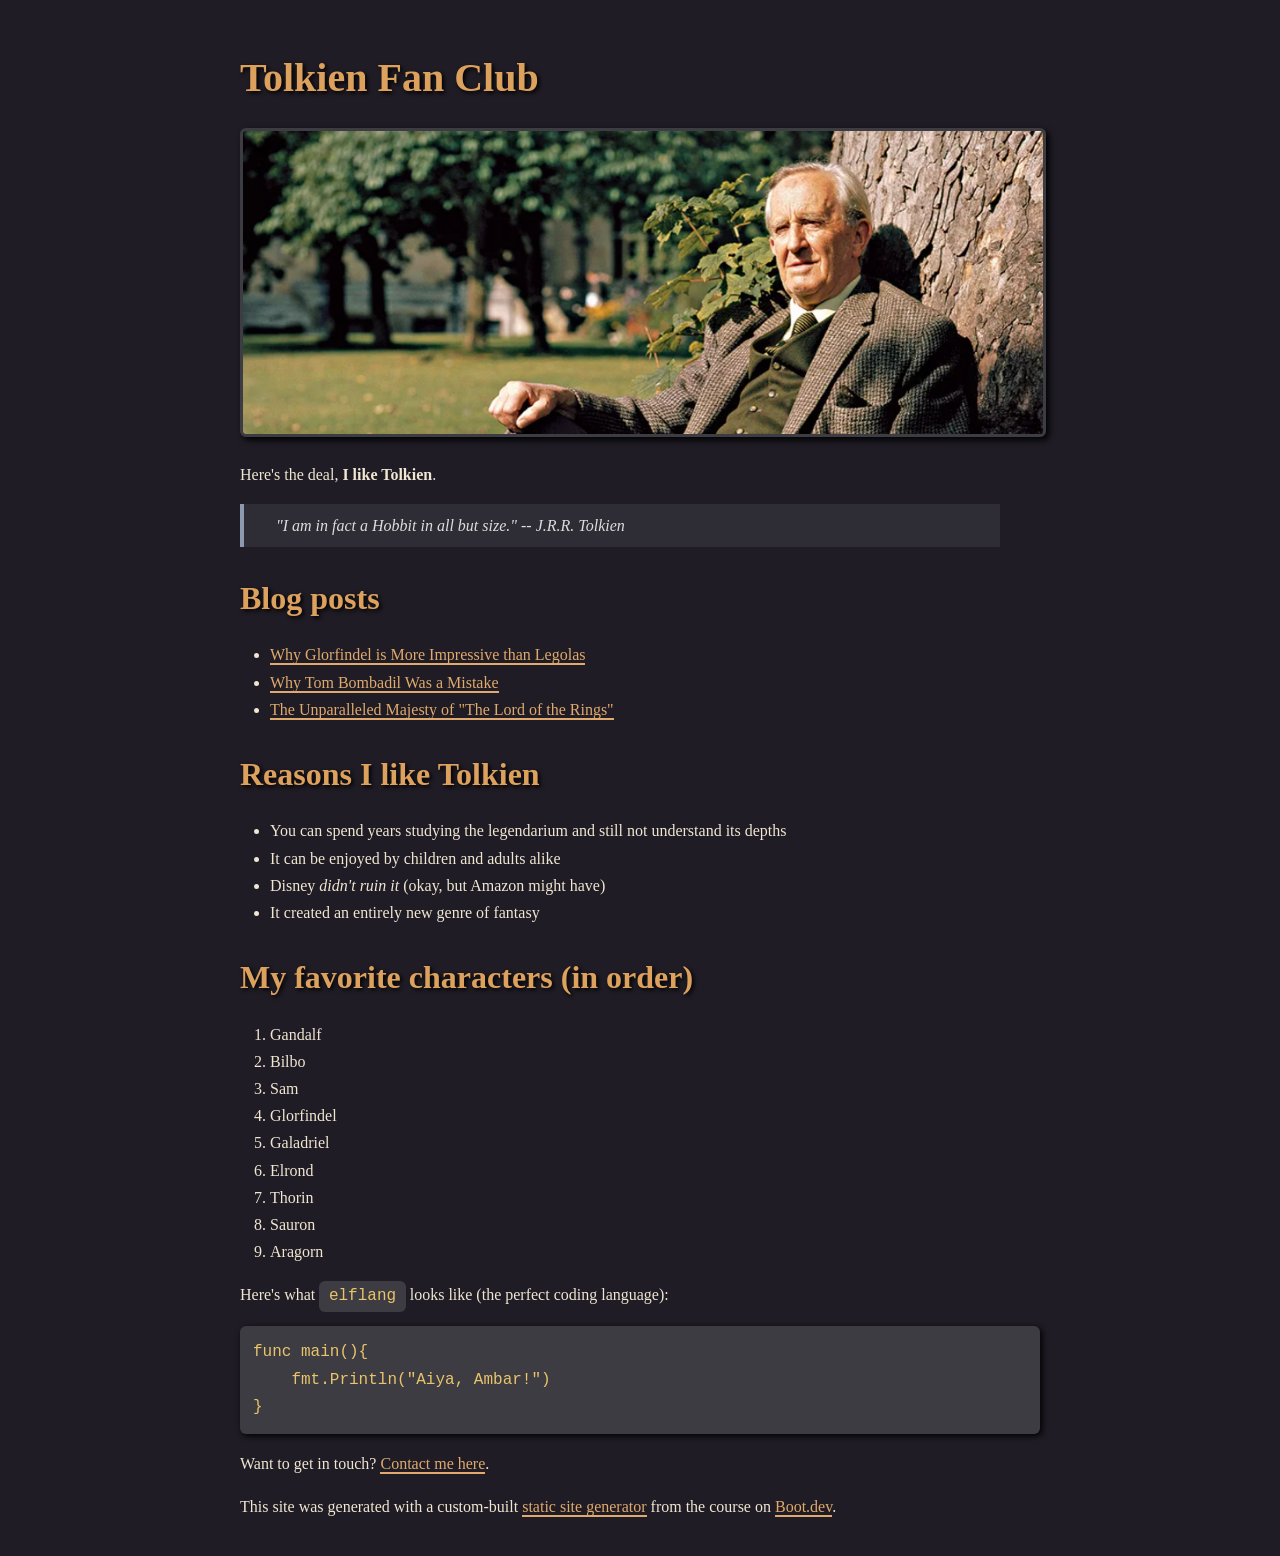
<file: docs/index.html>
<!doctype html>
<html>
  <head>
    <meta charset="utf-8" />
    <meta name="viewport" content="width=device-width, initial-scale=1" />
    <title>Tolkien Fan Club</title>
    <link href="index.css" rel="stylesheet" />
  </head>

  <body>
    <article><div><h1>Tolkien Fan Club</h1><p><img src="images/tolkien.png" alt="JRR Tolkien sitting"></img></p><p>Here's the deal, <b>I like Tolkien</b>.</p><blockquote>"I am in fact a Hobbit in all but size."  -- J.R.R. Tolkien</blockquote><h2>Blog posts</h2><ul><li><a href="blog/glorfindel">Why Glorfindel is More Impressive than Legolas</a></li><li><a href="blog/tom">Why Tom Bombadil Was a Mistake</a></li><li><a href="blog/majesty">The Unparalleled Majesty of "The Lord of the Rings"</a></li></ul><h2>Reasons I like Tolkien</h2><ul><li>You can spend years studying the legendarium and still not understand its depths</li><li>It can be enjoyed by children and adults alike</li><li>Disney <i>didn't ruin it</i> (okay, but Amazon might have)</li><li>It created an entirely new genre of fantasy</li></ul><h2>My favorite characters (in order)</h2><ol><li>Gandalf</li><li>Bilbo</li><li>Sam</li><li>Glorfindel</li><li>Galadriel</li><li>Elrond</li><li>Thorin</li><li>Sauron</li><li>Aragorn</li></ol><p>Here's what <code>elflang</code> looks like (the perfect coding language):</p><pre><code>func main(){
    fmt.Println("Aiya, Ambar!")
}
</code></pre><p>Want to get in touch? <a href="contact">Contact me here</a>.</p><p>This site was generated with a custom-built <a href="https://www.boot.dev/courses/build-static-site-generator-python">static site generator</a> from the course on <a href="https://www.boot.dev">Boot.dev</a>.</p></div></article>
  </body>
</html>
</file>
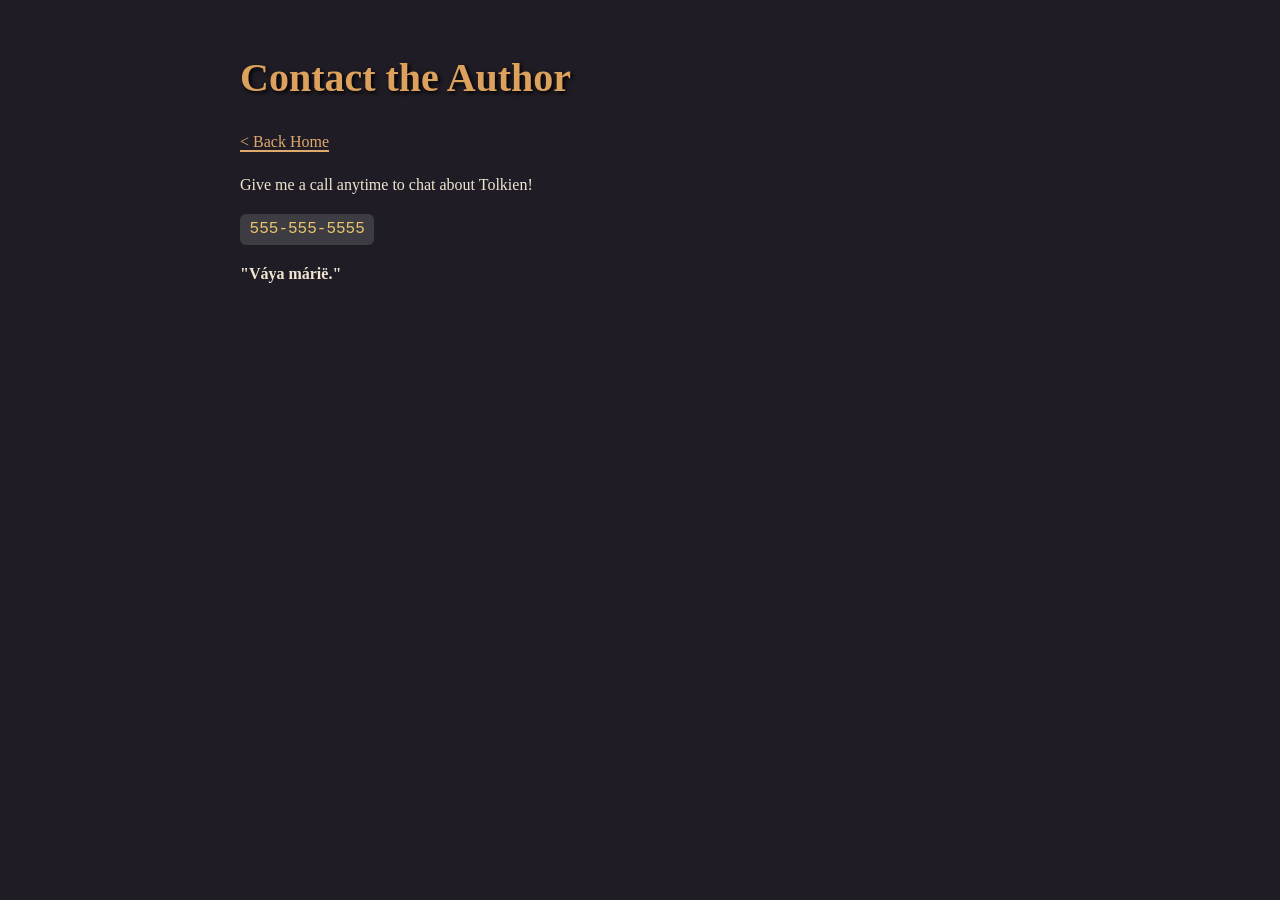
<file: docs/contact/index.html>
<!doctype html>
<html>
  <head>
    <meta charset="utf-8" />
    <meta name="viewport" content="width=device-width, initial-scale=1" />
    <title>Contact the Author</title>
    <link href="../index.css" rel="stylesheet" />
  </head>

  <body>
    <article><div><h1>Contact the Author</h1><p><a href="../">< Back Home</a></p><p>Give me a call anytime to chat about Tolkien!</p><p><code>555-555-5555</code></p><p><b>"Váya márië."</b></p></div></article>
  </body>
</html>
</file>
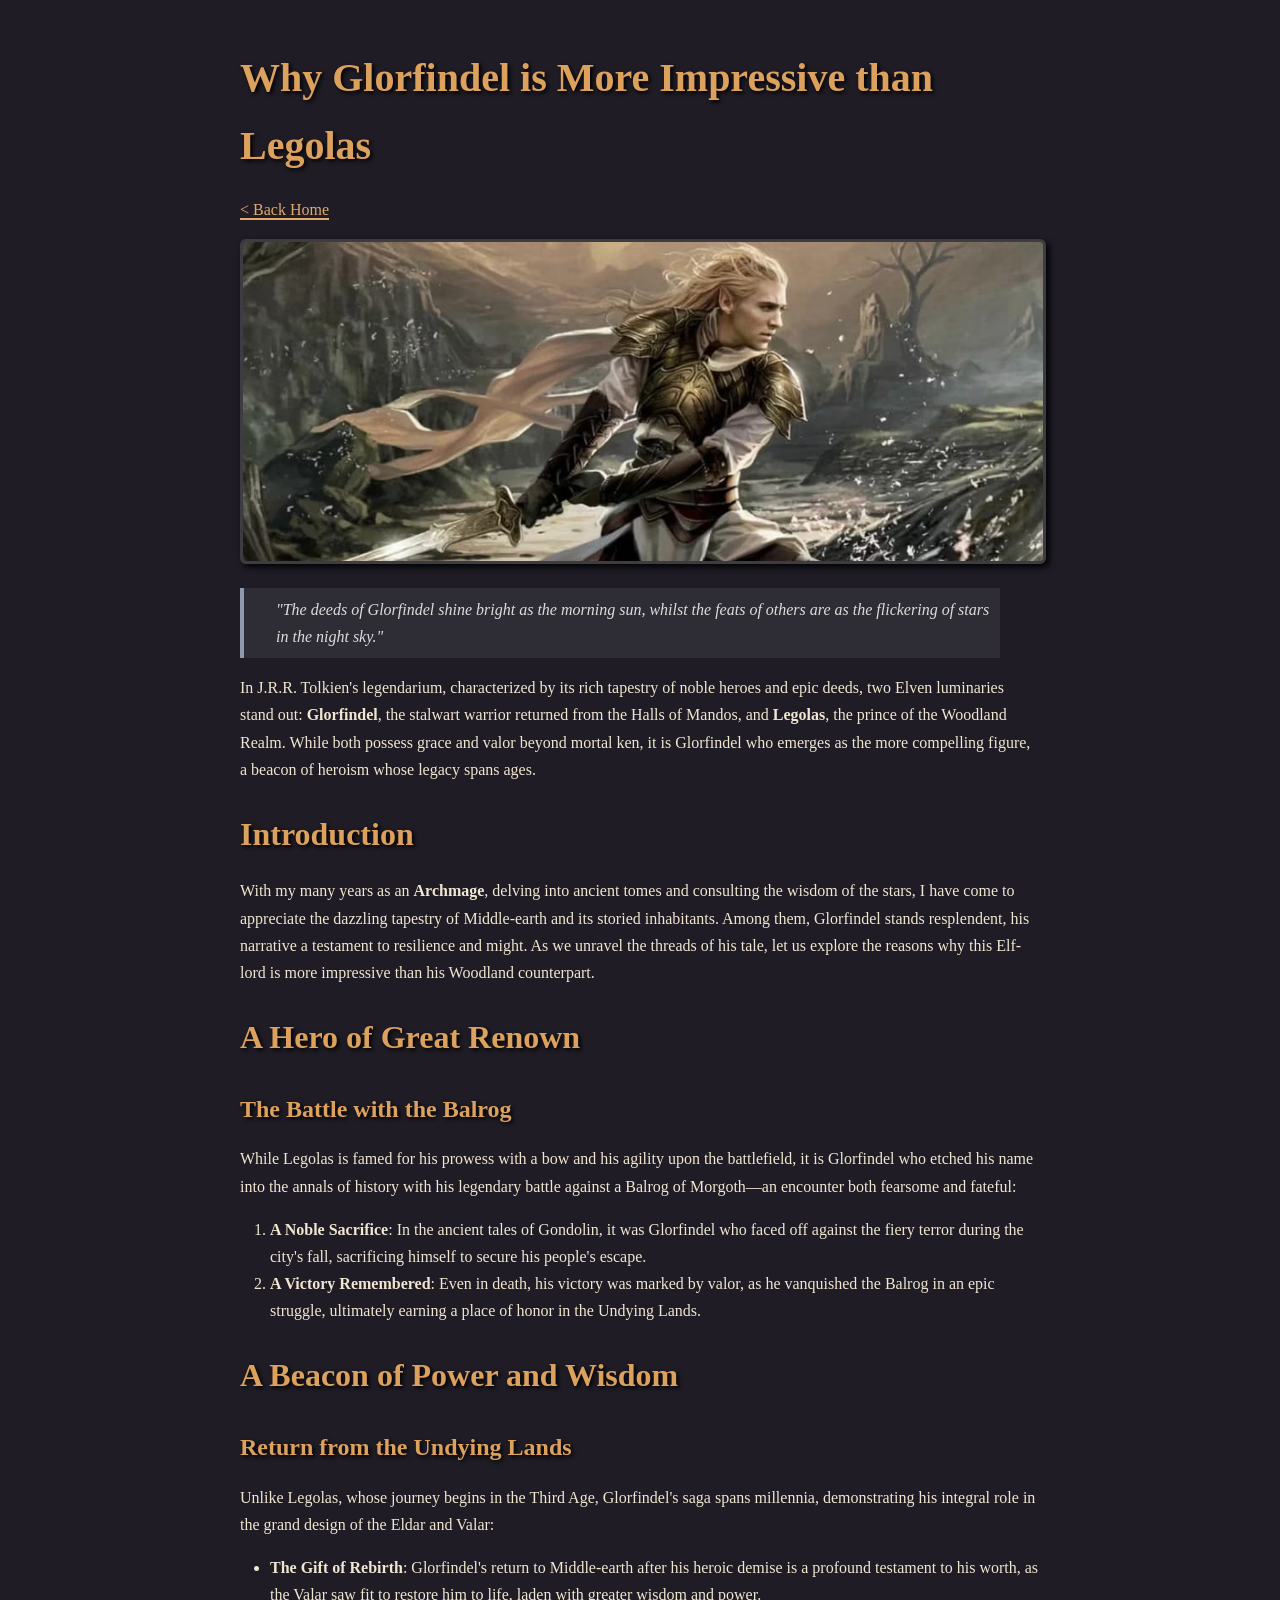
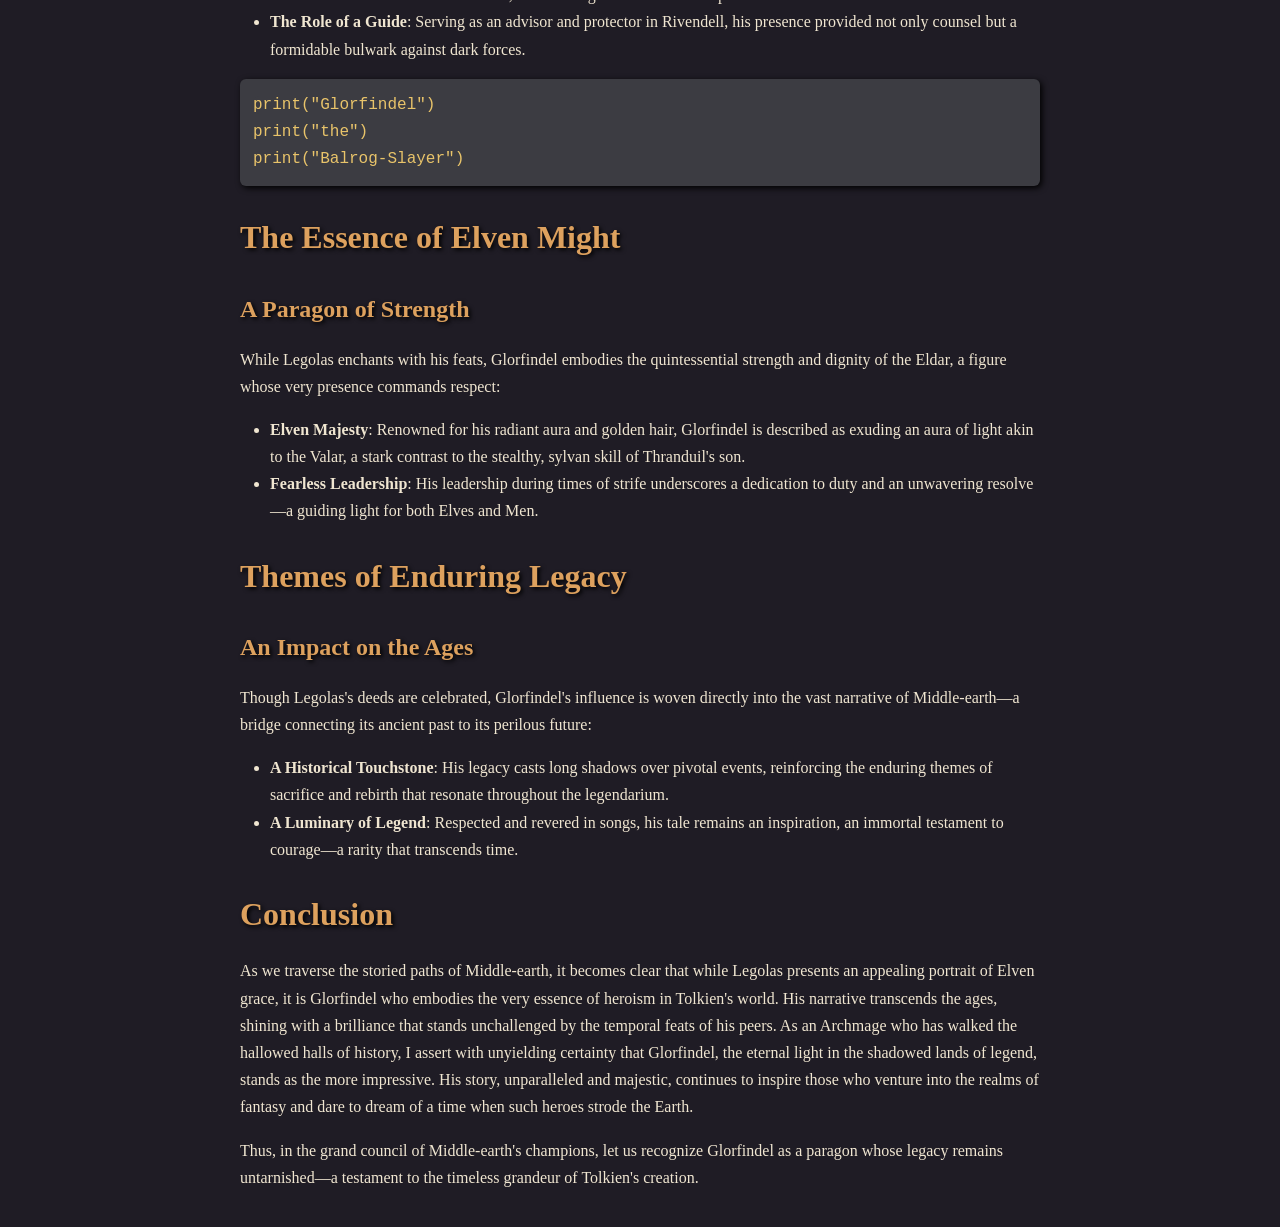
<file: docs/blog/glorfindel/index.html>
<!doctype html>
<html>
  <head>
    <meta charset="utf-8" />
    <meta name="viewport" content="width=device-width, initial-scale=1" />
    <title>Why Glorfindel is More Impressive than Legolas</title>
    <link href="../../index.css" rel="stylesheet" />
  </head>

  <body>
    <article><div><h1>Why Glorfindel is More Impressive than Legolas</h1><p><a href="../../">< Back Home</a></p><p><img src="../../images/glorfindel.png" alt="Glorfindel image"></img></p><blockquote>"The deeds of Glorfindel shine bright as the morning sun, whilst the feats of others are as the flickering of stars in the night sky."</blockquote><p>In J.R.R. Tolkien's legendarium, characterized by its rich tapestry of noble heroes and epic deeds, two Elven luminaries stand out: <b>Glorfindel</b>, the stalwart warrior returned from the Halls of Mandos, and <b>Legolas</b>, the prince of the Woodland Realm. While both possess grace and valor beyond mortal ken, it is Glorfindel who emerges as the more compelling figure, a beacon of heroism whose legacy spans ages.</p><h2>Introduction</h2><p>With my many years as an <b>Archmage</b>, delving into ancient tomes and consulting the wisdom of the stars, I have come to appreciate the dazzling tapestry of Middle-earth and its storied inhabitants. Among them, Glorfindel stands resplendent, his narrative a testament to resilience and might. As we unravel the threads of his tale, let us explore the reasons why this Elf-lord is more impressive than his Woodland counterpart.</p><h2>A Hero of Great Renown</h2><h3>The Battle with the Balrog</h3><p>While Legolas is famed for his prowess with a bow and his agility upon the battlefield, it is Glorfindel who etched his name into the annals of history with his legendary battle against a Balrog of Morgoth—an encounter both fearsome and fateful:</p><ol><li><b>A Noble Sacrifice</b>: In the ancient tales of Gondolin, it was Glorfindel who faced off against the fiery terror during the city's fall, sacrificing himself to secure his people's escape.</li><li><b>A Victory Remembered</b>: Even in death, his victory was marked by valor, as he vanquished the Balrog in an epic struggle, ultimately earning a place of honor in the Undying Lands.</li></ol><h2>A Beacon of Power and Wisdom</h2><h3>Return from the Undying Lands</h3><p>Unlike Legolas, whose journey begins in the Third Age, Glorfindel's saga spans millennia, demonstrating his integral role in the grand design of the Eldar and Valar:</p><ul><li><b>The Gift of Rebirth</b>: Glorfindel's return to Middle-earth after his heroic demise is a profound testament to his worth, as the Valar saw fit to restore him to life, laden with greater wisdom and power.</li><li><b>The Role of a Guide</b>: Serving as an advisor and protector in Rivendell, his presence provided not only counsel but a formidable bulwark against dark forces.</li></ul><pre><code>print("Glorfindel")
print("the")
print("Balrog-Slayer")
</code></pre><h2>The Essence of Elven Might</h2><h3>A Paragon of Strength</h3><p>While Legolas enchants with his feats, Glorfindel embodies the quintessential strength and dignity of the Eldar, a figure whose very presence commands respect:</p><ul><li><b>Elven Majesty</b>: Renowned for his radiant aura and golden hair, Glorfindel is described as exuding an aura of light akin to the Valar, a stark contrast to the stealthy, sylvan skill of Thranduil's son.</li><li><b>Fearless Leadership</b>: His leadership during times of strife underscores a dedication to duty and an unwavering resolve—a guiding light for both Elves and Men.</li></ul><h2>Themes of <b>Enduring</b> Legacy</h2><h3>An Impact on the Ages</h3><p>Though Legolas's deeds are celebrated, Glorfindel's influence is woven directly into the vast narrative of Middle-earth—a bridge connecting its ancient past to its perilous future:</p><ul><li><b>A Historical Touchstone</b>: His legacy casts long shadows over pivotal events, reinforcing the enduring themes of sacrifice and rebirth that resonate throughout the legendarium.</li><li><b>A Luminary of Legend</b>: Respected and revered in songs, his tale remains an inspiration, an immortal testament to courage—a rarity that transcends time.</li></ul><h2>Conclusion</h2><p>As we traverse the storied paths of Middle-earth, it becomes clear that while Legolas presents an appealing portrait of Elven grace, it is Glorfindel who embodies the very essence of heroism in Tolkien's world. His narrative transcends the ages, shining with a brilliance that stands unchallenged by the temporal feats of his peers. As an Archmage who has walked the hallowed halls of history, I assert with unyielding certainty that Glorfindel, the eternal light in the shadowed lands of legend, stands as the more impressive. His story, unparalleled and majestic, continues to inspire those who venture into the realms of fantasy and dare to dream of a time when such heroes strode the Earth.</p><p>Thus, in the grand council of Middle-earth's champions, let us recognize Glorfindel as a paragon whose legacy remains untarnished—a testament to the timeless grandeur of Tolkien's creation.</p></div></article>
  </body>
</html>
</file>
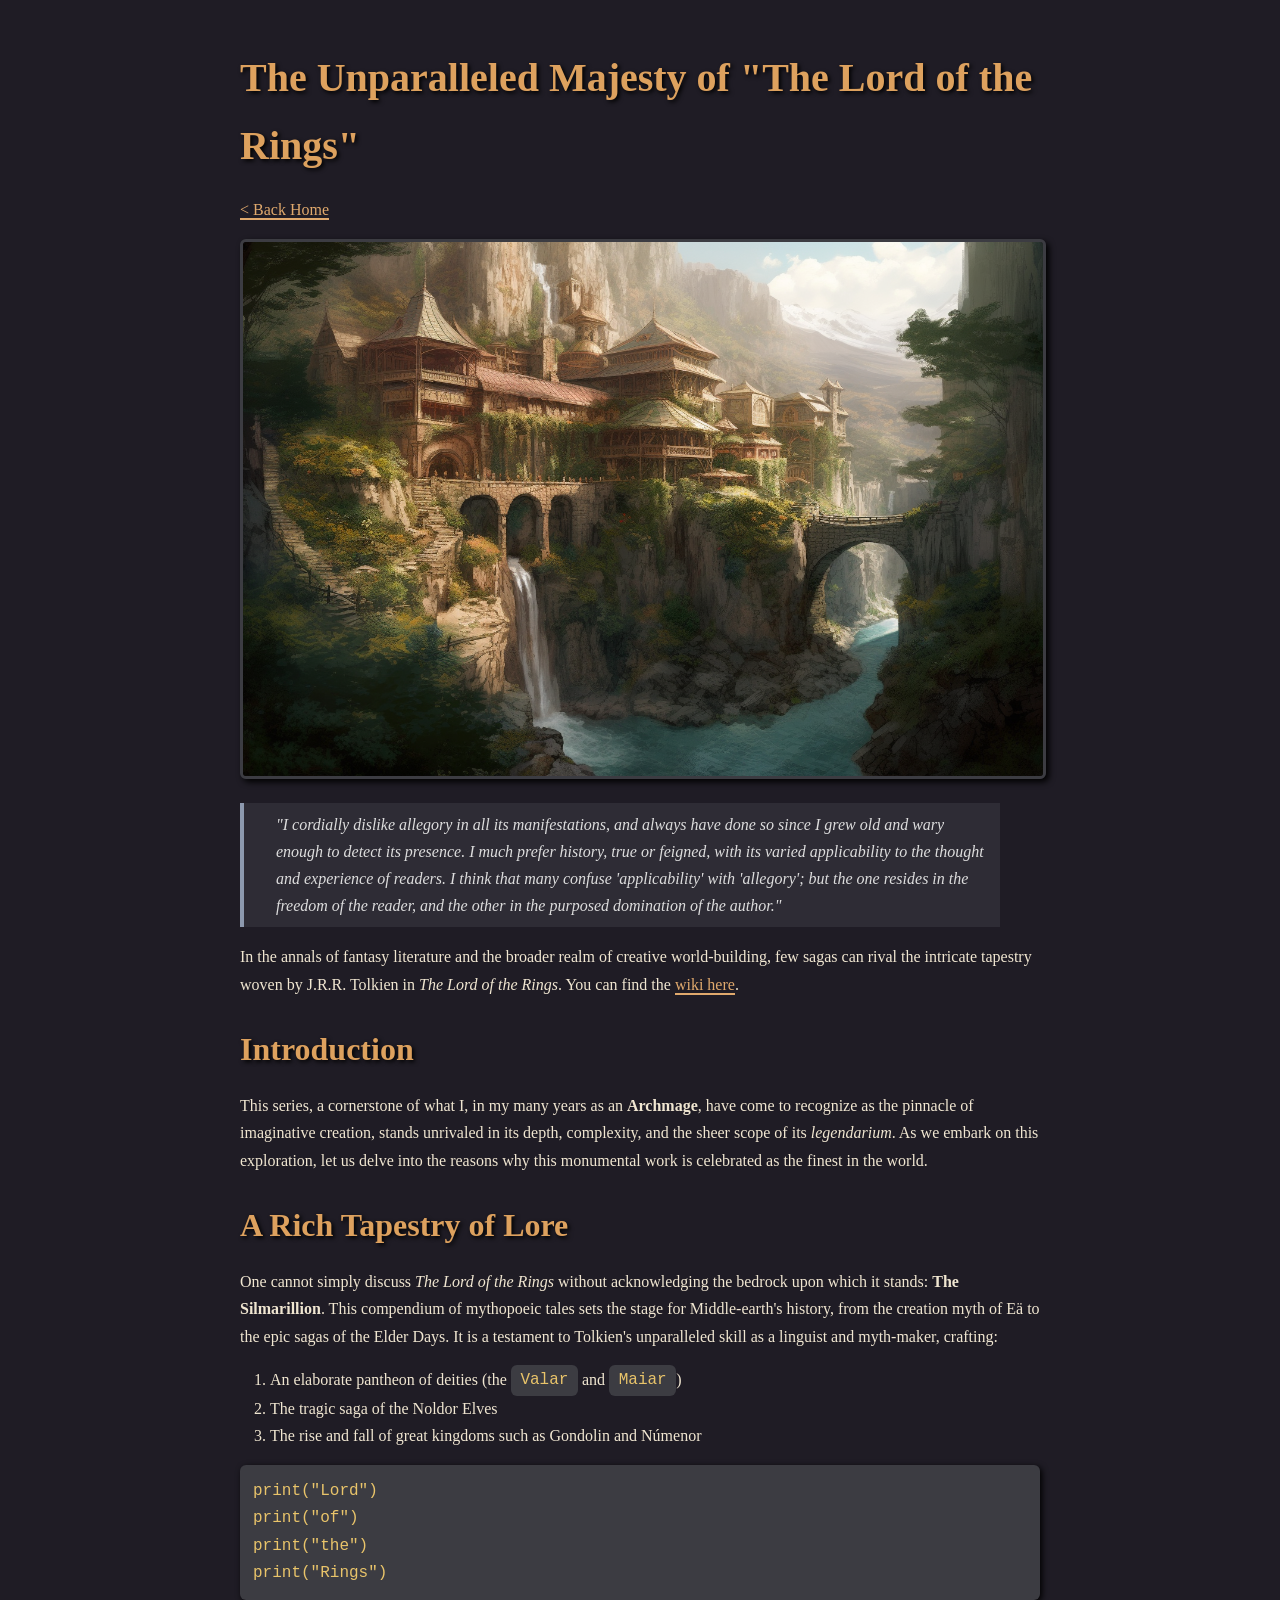
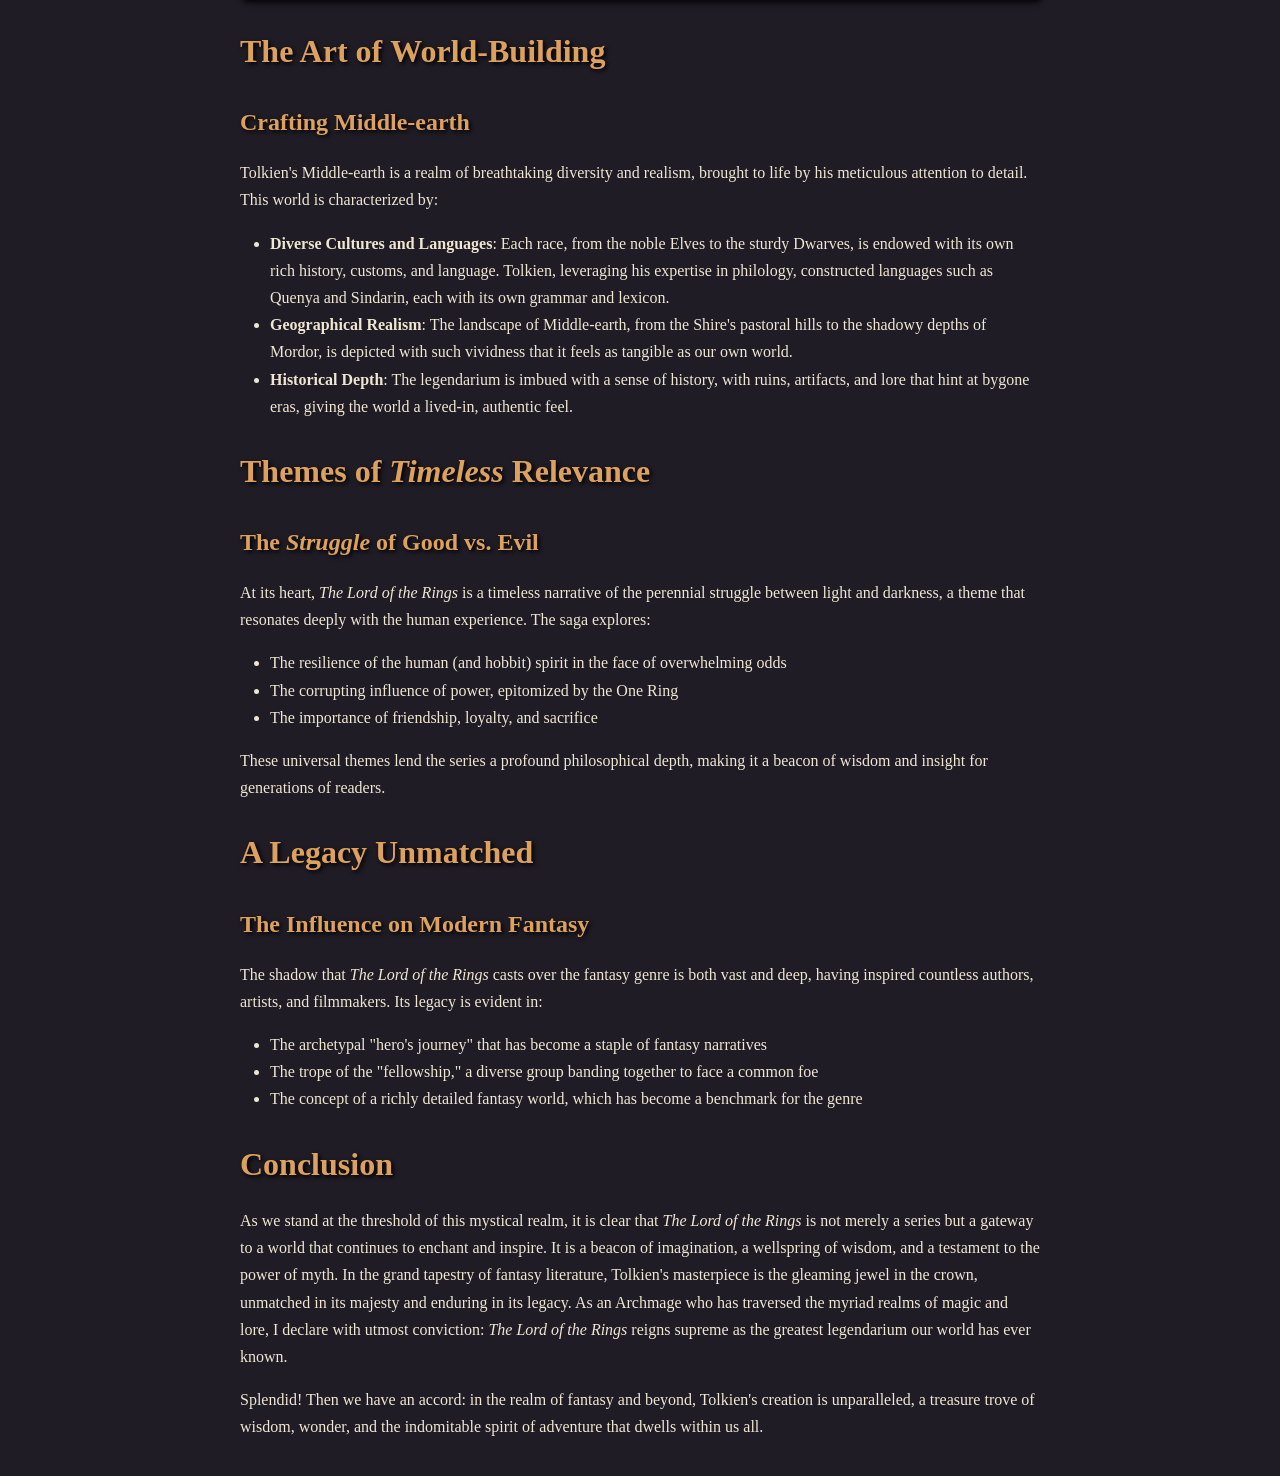
<file: docs/blog/majesty/index.html>
<!doctype html>
<html>
  <head>
    <meta charset="utf-8" />
    <meta name="viewport" content="width=device-width, initial-scale=1" />
    <title>The Unparalleled Majesty of "The Lord of the Rings"</title>
    <link href="../../index.css" rel="stylesheet" />
  </head>

  <body>
    <article><div><h1>The Unparalleled Majesty of "The Lord of the Rings"</h1><p><a href="../../">< Back Home</a></p><p><img src="../../images/rivendell.png" alt="LOTR image artistmonkeys"></img></p><blockquote>"I cordially dislike allegory in all its manifestations, and always have done so since I grew old and wary enough to detect its presence. I much prefer history, true or feigned, with its varied applicability to the thought and experience of readers. I think that many confuse 'applicability' with 'allegory'; but the one resides in the freedom of the reader, and the other in the purposed domination of the author."</blockquote><p>In the annals of fantasy literature and the broader realm of creative world-building, few sagas can rival the intricate tapestry woven by J.R.R. Tolkien in <i>The Lord of the Rings</i>. You can find the <a href="https://lotr.fandom.com/wiki/Legendarium">wiki here</a>.</p><h2>Introduction</h2><p>This series, a cornerstone of what I, in my many years as an <b>Archmage</b>, have come to recognize as the pinnacle of imaginative creation, stands unrivaled in its depth, complexity, and the sheer scope of its <i>legendarium</i>. As we embark on this exploration, let us delve into the reasons why this monumental work is celebrated as the finest in the world.</p><h2>A Rich Tapestry of Lore</h2><p>One cannot simply discuss <i>The Lord of the Rings</i> without acknowledging the bedrock upon which it stands: <b>The Silmarillion</b>. This compendium of mythopoeic tales sets the stage for Middle-earth's history, from the creation myth of Eä to the epic sagas of the Elder Days. It is a testament to Tolkien's unparalleled skill as a linguist and myth-maker, crafting:</p><ol><li>An elaborate pantheon of deities (the <code>Valar</code> and <code>Maiar</code>)</li><li>The tragic saga of the Noldor Elves</li><li>The rise and fall of great kingdoms such as Gondolin and Númenor</li></ol><pre><code>print("Lord")
print("of")
print("the")
print("Rings")
</code></pre><h2>The Art of <b>World-Building</b></h2><h3>Crafting Middle-earth</h3><p>Tolkien's Middle-earth is a realm of breathtaking diversity and realism, brought to life by his meticulous attention to detail. This world is characterized by:</p><ul><li><b>Diverse Cultures and Languages</b>: Each race, from the noble Elves to the sturdy Dwarves, is endowed with its own rich history, customs, and language. Tolkien, leveraging his expertise in philology, constructed languages such as Quenya and Sindarin, each with its own grammar and lexicon.</li><li><b>Geographical Realism</b>: The landscape of Middle-earth, from the Shire's pastoral hills to the shadowy depths of Mordor, is depicted with such vividness that it feels as tangible as our own world.</li><li><b>Historical Depth</b>: The legendarium is imbued with a sense of history, with ruins, artifacts, and lore that hint at bygone eras, giving the world a lived-in, authentic feel.</li></ul><h2>Themes of <i>Timeless</i> Relevance</h2><h3>The <i>Struggle</i> of Good vs. Evil</h3><p>At its heart, <i>The Lord of the Rings</i> is a timeless narrative of the perennial struggle between light and darkness, a theme that resonates deeply with the human experience. The saga explores:</p><ul><li>The resilience of the human (and hobbit) spirit in the face of overwhelming odds</li><li>The corrupting influence of power, epitomized by the One Ring</li><li>The importance of friendship, loyalty, and sacrifice</li></ul><p>These universal themes lend the series a profound philosophical depth, making it a beacon of wisdom and insight for generations of readers.</p><h2>A Legacy <b>Unmatched</b></h2><h3>The Influence on Modern Fantasy</h3><p>The shadow that <i>The Lord of the Rings</i> casts over the fantasy genre is both vast and deep, having inspired countless authors, artists, and filmmakers. Its legacy is evident in:</p><ul><li>The archetypal "hero's journey" that has become a staple of fantasy narratives</li><li>The trope of the "fellowship," a diverse group banding together to face a common foe</li><li>The concept of a richly detailed fantasy world, which has become a benchmark for the genre</li></ul><h2>Conclusion</h2><p>As we stand at the threshold of this mystical realm, it is clear that <i>The Lord of the Rings</i> is not merely a series but a gateway to a world that continues to enchant and inspire. It is a beacon of imagination, a wellspring of wisdom, and a testament to the power of myth. In the grand tapestry of fantasy literature, Tolkien's masterpiece is the gleaming jewel in the crown, unmatched in its majesty and enduring in its legacy. As an Archmage who has traversed the myriad realms of magic and lore, I declare with utmost conviction: <i>The Lord of the Rings</i> reigns supreme as the greatest legendarium our world has ever known.</p><p>Splendid! Then we have an accord: in the realm of fantasy and beyond, Tolkien's creation is unparalleled, a treasure trove of wisdom, wonder, and the indomitable spirit of adventure that dwells within us all.</p></div></article>
  </body>
</html>
</file>
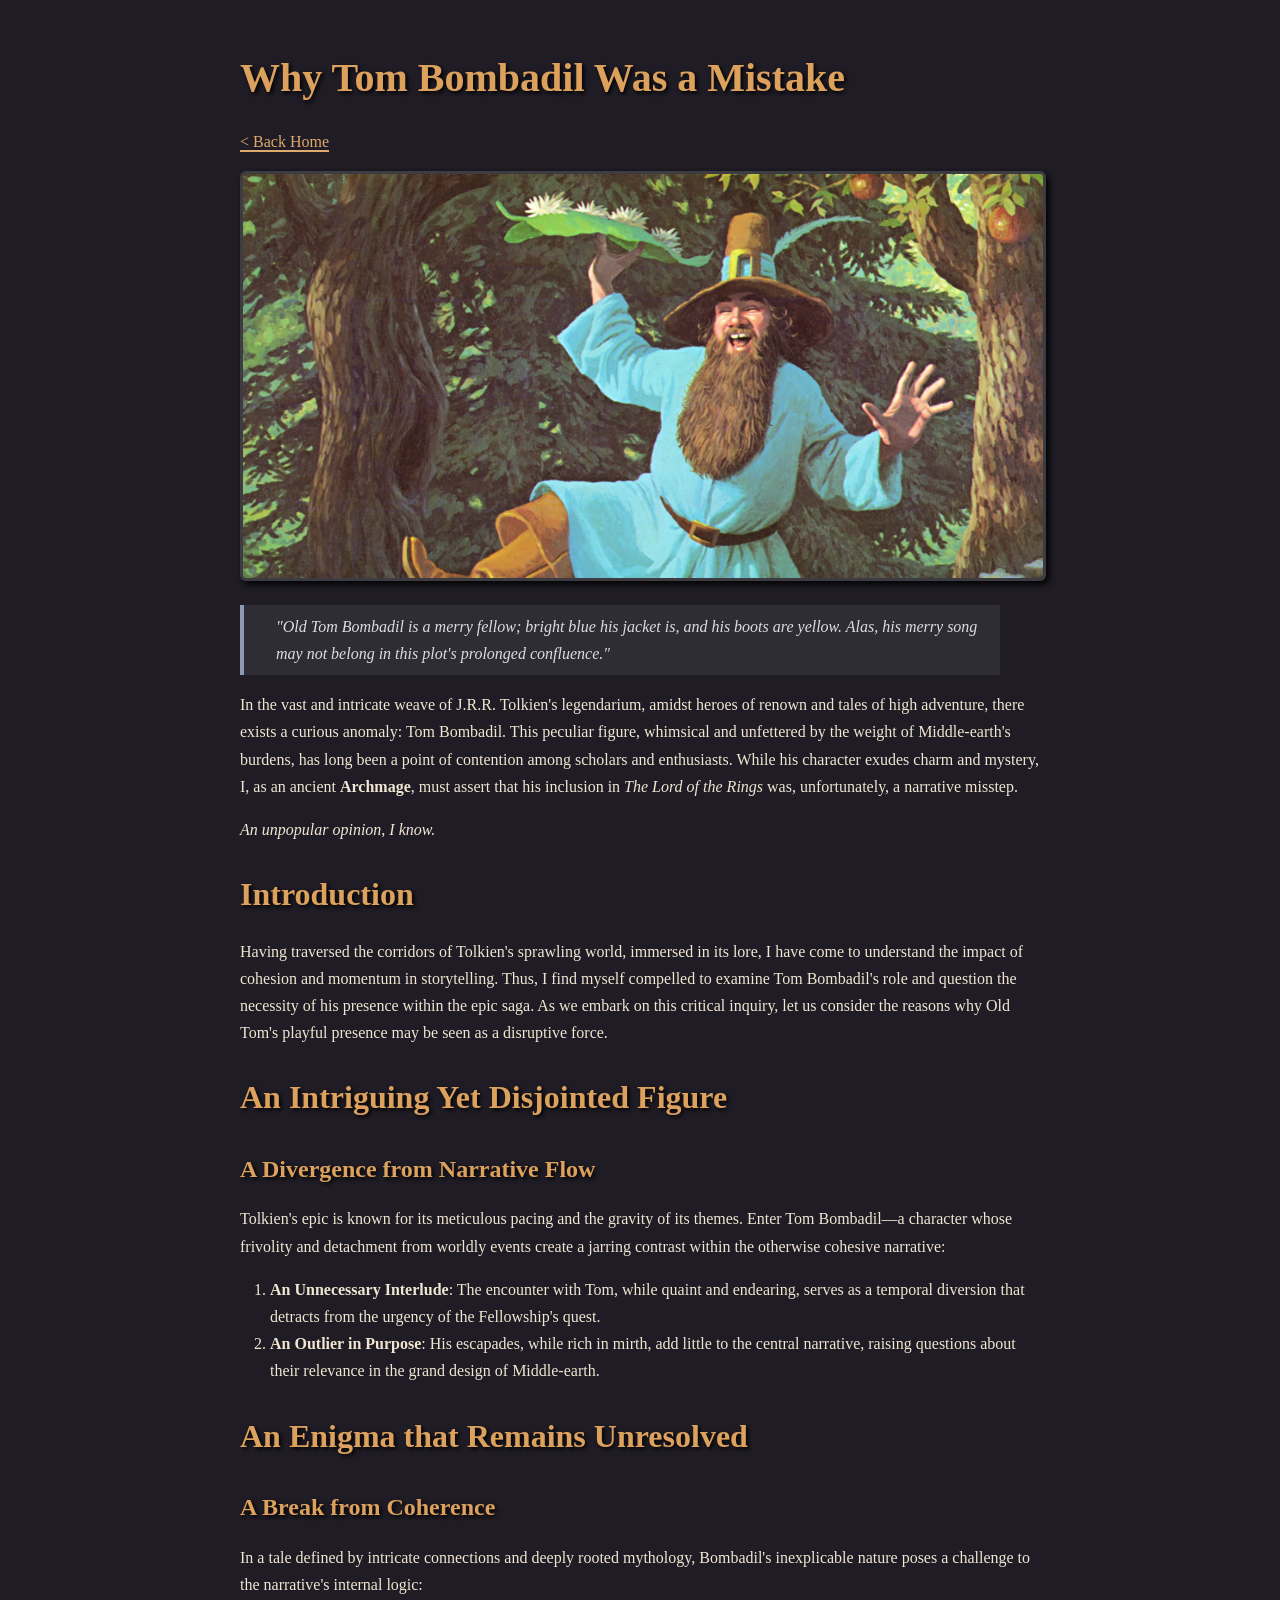
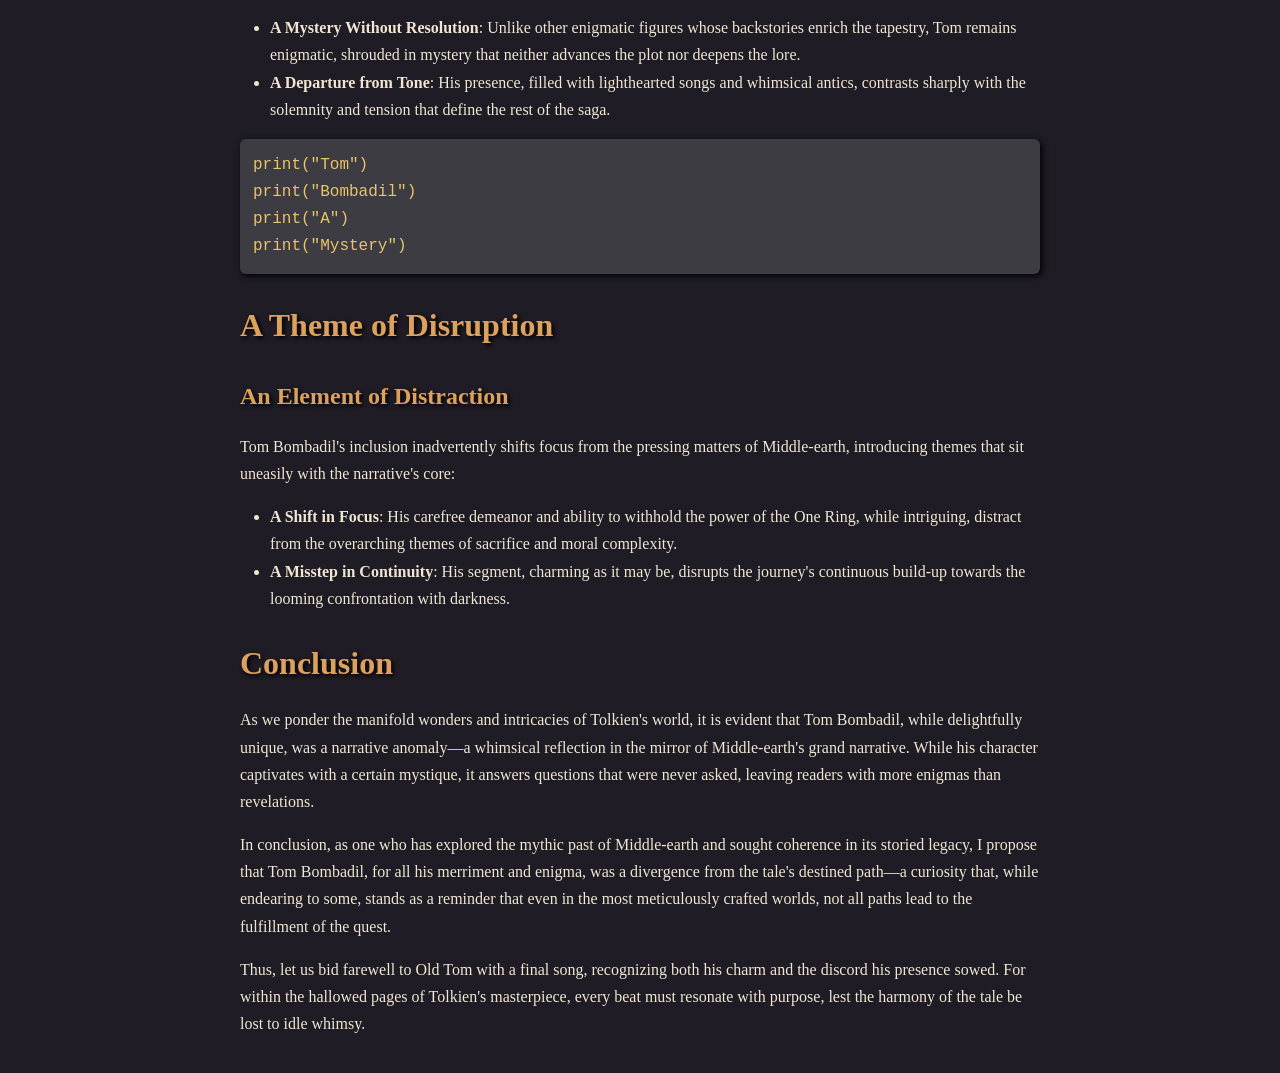
<file: docs/blog/tom/index.html>
<!doctype html>
<html>
  <head>
    <meta charset="utf-8" />
    <meta name="viewport" content="width=device-width, initial-scale=1" />
    <title>Why Tom Bombadil Was a Mistake</title>
    <link href="../../index.css" rel="stylesheet" />
  </head>

  <body>
    <article><div><h1>Why Tom Bombadil Was a Mistake</h1><p><a href="../../">< Back Home</a></p><p><img src="../../images/tom.png" alt="Tom Bombadil image"></img></p><blockquote>"Old Tom Bombadil is a merry fellow; bright blue his jacket is, and his boots are yellow. Alas, his merry song may not belong in this plot's prolonged confluence."</blockquote><p>In the vast and intricate weave of J.R.R. Tolkien's legendarium, amidst heroes of renown and tales of high adventure, there exists a curious anomaly: Tom Bombadil. This peculiar figure, whimsical and unfettered by the weight of Middle-earth's burdens, has long been a point of contention among scholars and enthusiasts. While his character exudes charm and mystery, I, as an ancient <b>Archmage</b>, must assert that his inclusion in <i>The Lord of the Rings</i> was, unfortunately, a narrative misstep.</p><p><i>An unpopular opinion, I know.</i></p><h2>Introduction</h2><p>Having traversed the corridors of Tolkien's sprawling world, immersed in its lore, I have come to understand the impact of cohesion and momentum in storytelling. Thus, I find myself compelled to examine Tom Bombadil's role and question the necessity of his presence within the epic saga. As we embark on this critical inquiry, let us consider the reasons why Old Tom's playful presence may be seen as a disruptive force.</p><h2>An Intriguing Yet Disjointed Figure</h2><h3>A Divergence from Narrative Flow</h3><p>Tolkien's epic is known for its meticulous pacing and the gravity of its themes. Enter Tom Bombadil—a character whose frivolity and detachment from worldly events create a jarring contrast within the otherwise cohesive narrative:</p><ol><li><b>An Unnecessary Interlude</b>: The encounter with Tom, while quaint and endearing, serves as a temporal diversion that detracts from the urgency of the Fellowship's quest.</li><li><b>An Outlier in Purpose</b>: His escapades, while rich in mirth, add little to the central narrative, raising questions about their relevance in the grand design of Middle-earth.</li></ol><h2>An Enigma that Remains Unresolved</h2><h3>A Break from Coherence</h3><p>In a tale defined by intricate connections and deeply rooted mythology, Bombadil's inexplicable nature poses a challenge to the narrative's internal logic:</p><ul><li><b>A Mystery Without Resolution</b>: Unlike other enigmatic figures whose backstories enrich the tapestry, Tom remains enigmatic, shrouded in mystery that neither advances the plot nor deepens the lore.</li><li><b>A Departure from Tone</b>: His presence, filled with lighthearted songs and whimsical antics, contrasts sharply with the solemnity and tension that define the rest of the saga.</li></ul><pre><code>print("Tom")
print("Bombadil")
print("A")
print("Mystery")
</code></pre><h2>A Theme of <b>Disruption</b></h2><h3>An Element of Distraction</h3><p>Tom Bombadil's inclusion inadvertently shifts focus from the pressing matters of Middle-earth, introducing themes that sit uneasily with the narrative's core:</p><ul><li><b>A Shift in Focus</b>: His carefree demeanor and ability to withhold the power of the One Ring, while intriguing, distract from the overarching themes of sacrifice and moral complexity.</li><li><b>A Misstep in Continuity</b>: His segment, charming as it may be, disrupts the journey's continuous build-up towards the looming confrontation with darkness.</li></ul><h2>Conclusion</h2><p>As we ponder the manifold wonders and intricacies of Tolkien's world, it is evident that Tom Bombadil, while delightfully unique, was a narrative anomaly—a whimsical reflection in the mirror of Middle-earth's grand narrative. While his character captivates with a certain mystique, it answers questions that were never asked, leaving readers with more enigmas than revelations.</p><p>In conclusion, as one who has explored the mythic past of Middle-earth and sought coherence in its storied legacy, I propose that Tom Bombadil, for all his merriment and enigma, was a divergence from the tale's destined path—a curiosity that, while endearing to some, stands as a reminder that even in the most meticulously crafted worlds, not all paths lead to the fulfillment of the quest.</p><p>Thus, let us bid farewell to Old Tom with a final song, recognizing both his charm and the discord his presence sowed. For within the hallowed pages of Tolkien's masterpiece, every beat must resonate with purpose, lest the harmony of the tale be lost to idle whimsy.</p></div></article>
  </body>
</html>
</file>
<file: docs/index.css>
body {
  background-color: #1f1c25;
  color: #f0e6d1;
  font-family: "Luminari", "Georgia", serif;
  line-height: 1.7;
  margin: 0;
  padding: 20px;
  max-width: 800px;
  margin-left: auto;
  margin-right: auto;
}

b {
  font-weight: 900;
}

h1,
h2,
h3,
h4,
h5,
h6 {
  color: #dda15e;
  margin-top: 24px;
  margin-bottom: 16px;
  text-shadow: 2px 2px 4px #000;
}

h1 {
  font-size: 2.5em;
}

h2 {
  font-size: 2em;
}

h3 {
  font-size: 1.5em;
}

h4,
h5,
h6 {
  font-size: 1.2em;
}

a {
  color: #e0a96d;
  text-decoration: none;
  border-bottom: 2px solid #e0a96d;
}

a:hover {
  color: #f4a261;
  border-color: #f4a261;
}

ul,
ol {
  padding-left: 30px;
}

code {
  background-color: #3c3c42;
  border-radius: 6px;
  color: #e9c46a;
  padding: 0.4em 0.6em;
  font-family: "Courier New", monospace;
}

pre code {
  padding: 0;
}

pre {
  background-color: #3c3c42;
  border-radius: 6px;
  padding: 1em;
  overflow: auto;
  box-shadow: 2px 2px 6px #000;
}

blockquote {
  background-color: #2e2c35;
  border-left: 4px solid #8d99ae;
  padding-left: 2em;
  margin-left: 0;
  padding-top: 0.5em;
  padding-bottom: 0.5em;
  padding-right: 0.5em;
  color: #ddd;
  font-style: italic;
}

img {
  max-width: 100%;
  height: auto;
  border-radius: 6px;
  border: 3px solid #3c3c42;
  box-shadow: 3px 3px 6px #000;
}

::-webkit-scrollbar {
  width: 12px;
  height: 12px;
}

::-webkit-scrollbar-track {
  background: #1f1c25;
  border-radius: 6px;
}

::-webkit-scrollbar-thumb {
  background-color: #3c3c42;
  border-radius: 6px;
  border: 3px solid #1f1c25;
}

::-webkit-scrollbar-thumb:hover {
  background-color: #5a5466;
}

* {
  scrollbar-width: thin;
  scrollbar-color: #3c3c42 #1f1c25;
}

::-webkit-scrollbar-corner {
  background: #1f1c25;
}
</file>
